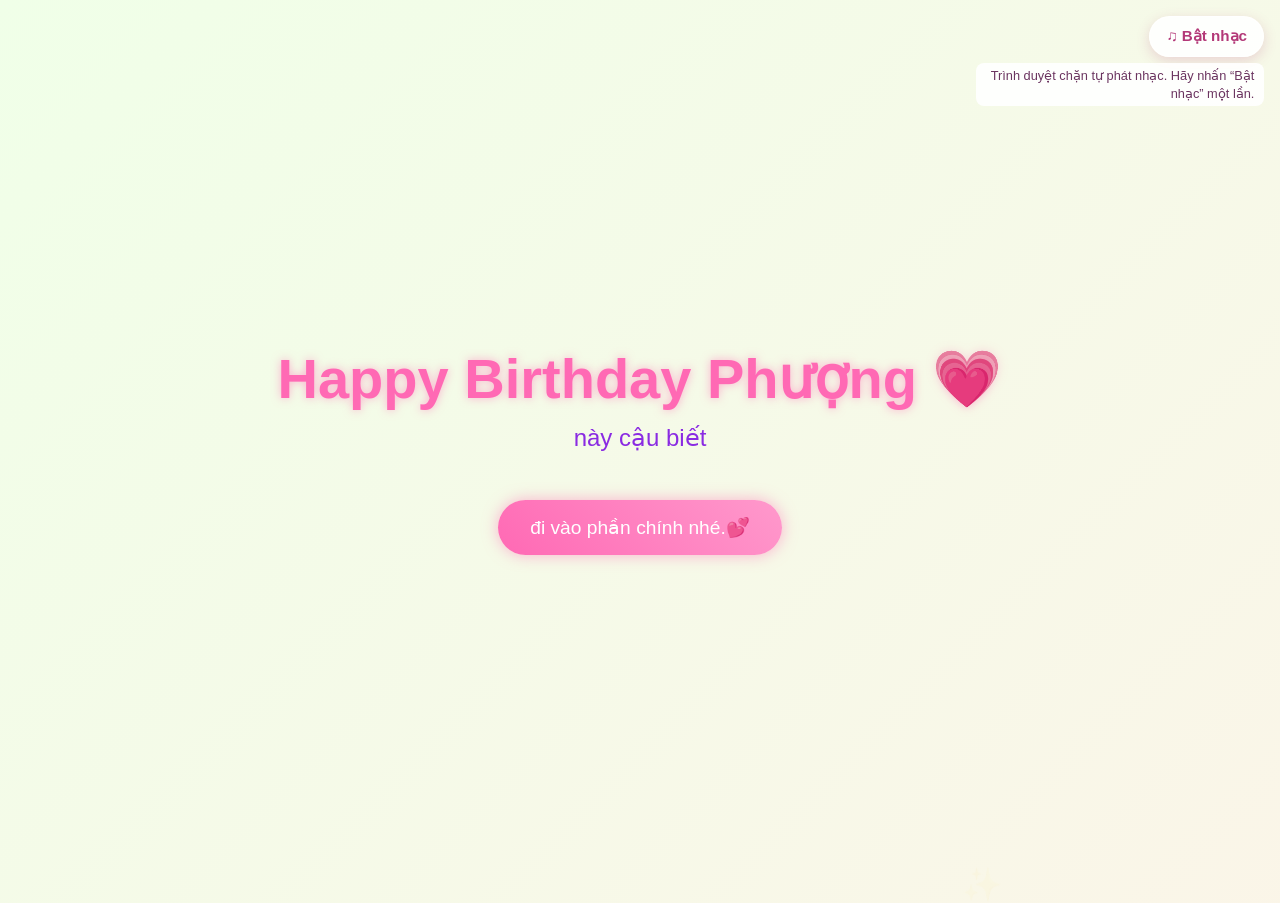
<file: index.html>
<!DOCTYPE html>
<html lang="vi">
<head>
    <meta charset="UTF-8">
    <meta name="viewport" content="width=device-width, initial-scale=1.0">
    <title>Happy Birthday</title>
    <script src="https://cdnjs.cloudflare.com/ajax/libs/gsap/3.12.2/gsap.min.js"></script>
    <link rel="stylesheet" href="style.css">
    <link rel="stylesheet" href="music.css">
    <link rel="stylesheet" href="floating-hearts.css">
    
</head>
<body>
    <audio id="background-music" src="./inlove.mp3" preload="metadata"></audio>
    <div class="music-controls">
        <button class="music-toggle" type="button" aria-pressed="false">♫ Bật nhạc</button>
        <span class="music-status" aria-live="polite"></span>
    </div>
    <iframe id="story-frame" class="story-frame" title="Birthday story" hidden></iframe>
    <div class="container">
        <h1>Happy Birthday Phượng 💗</h1>
        <div class="greeting"></div>
        <button class="cta-button">đi vào phần chính nhé.💕</button>
    </div>

    <script src="music.js"></script>
    <script src="floating-hearts.js"></script>
    <script src="script.js">
        
    </script>
</body>
</html>
</file>
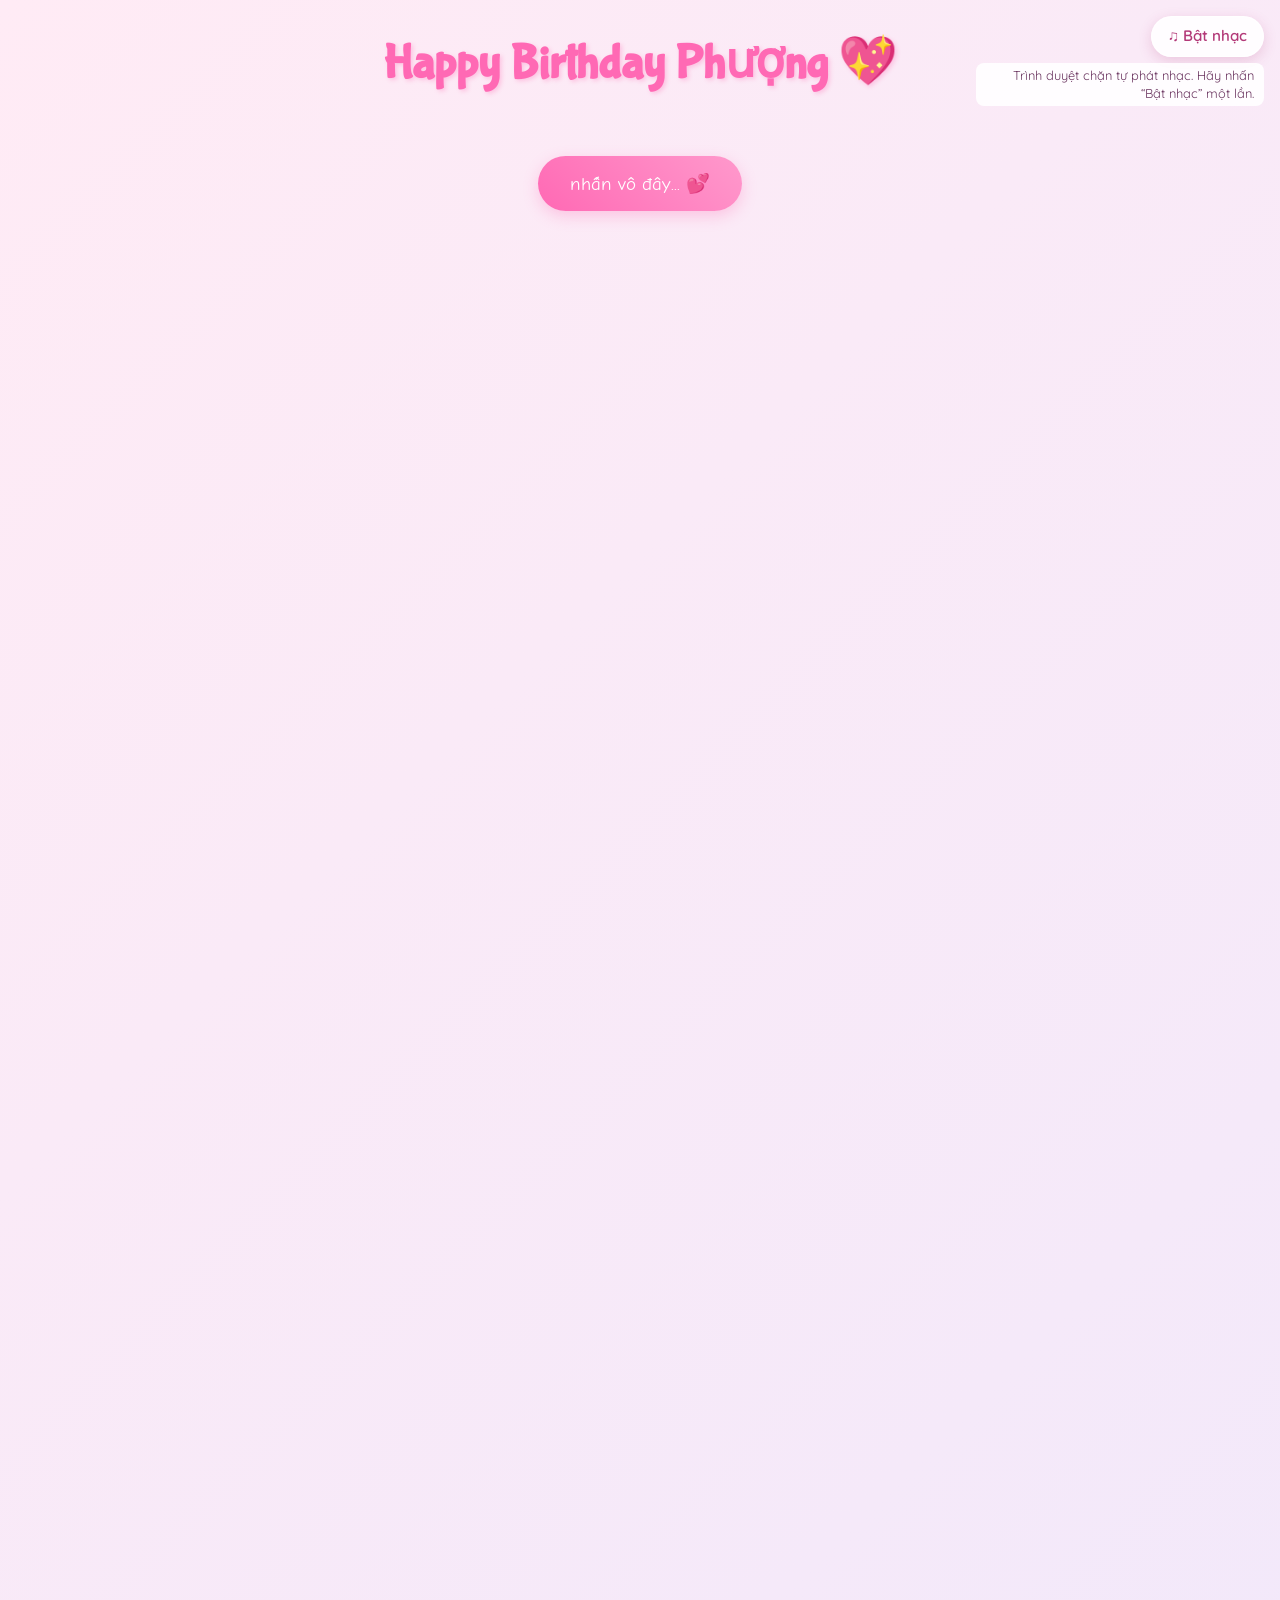
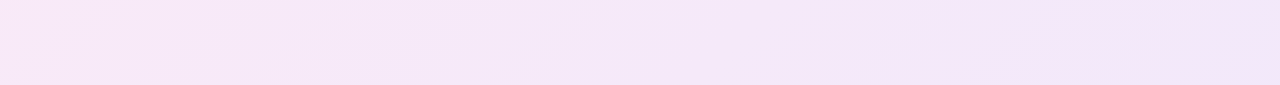
<file: cause.html>
<!DOCTYPE html>
<html lang="vi">
<head>
    <meta charset="UTF-8">
    <meta name="viewport" content="width=device-width, initial-scale=1.0">
    <title>tại sao tớ lại yêu cậu.💖</title>
    <script src="https://cdnjs.cloudflare.com/ajax/libs/gsap/3.12.2/gsap.min.js"></script>
    <link rel="stylesheet" href="./cause.css">
    <link rel="stylesheet" href="./music.css">
    <link rel="stylesheet" href="./floating-hearts.css">
    <style>
       
    </style>
</head>
<body>
    <audio id="background-music" src="./inlove.mp3" preload="none"></audio>
    <div class="music-controls">
        <button class="music-toggle" type="button" aria-pressed="false">♫ Bật nhạc</button>
        <span class="music-status" aria-live="polite"></span>
    </div>
    <div class="container">
        <h1>Happy Birthday Phượng 💖</h1>
        
        <div id="reasons-container"></div>
        
        <button class="shuffle-button">nhấn vô đây... 💕</button>
        <div class="reason-counter"></div>

        <div class="ending-section">
            <div class="teddy-hug">
                <img src="./d1.jpg" alt="Teddy Hug">
            </div>
            <div class="ending-text">You're the BESTEST ! 💖</div>
        </div>
    </div>

    <script src="music.js"></script>
    <script src="floating-hearts.js"></script>
    <script src="cause.js">
       
    </script>
</body>
</html>
</file>
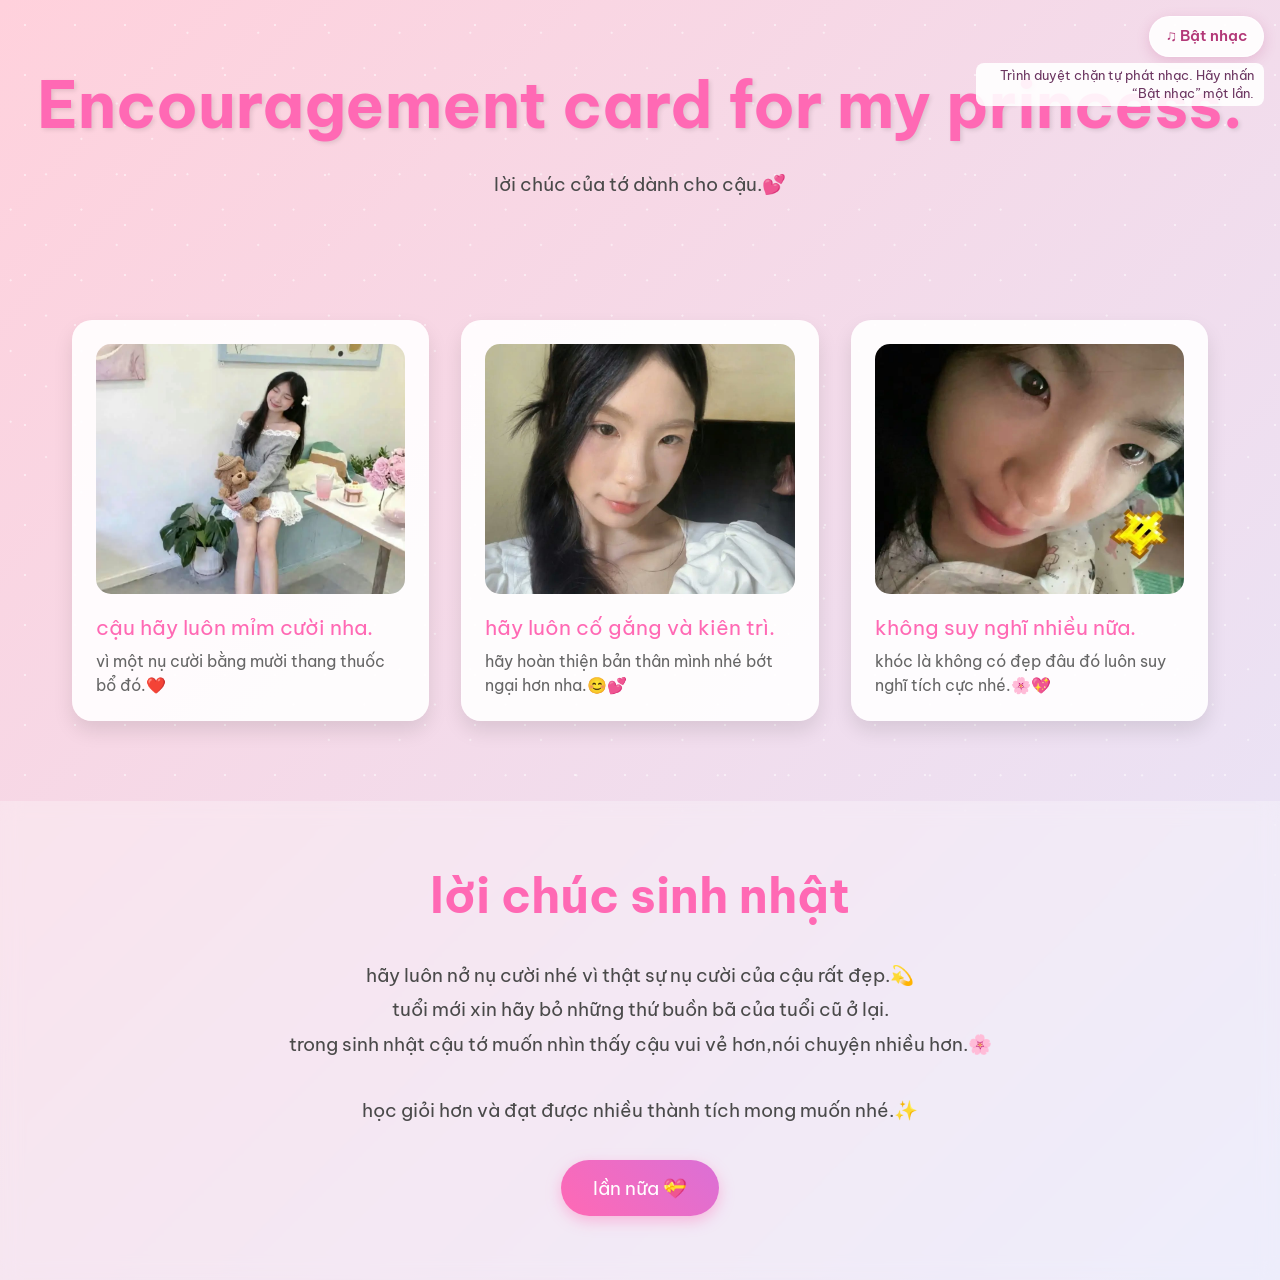
<file: last.html>
<!DOCTYPE html>
<html lang="vi">

<head>
    <meta charset="UTF-8">
    <meta name="viewport" content="width=device-width, initial-scale=1.0">
    <title>lời động viên và lời chúc của tớ.✨</title>
    <link rel="stylesheet" href="./music.css">
    <link rel="stylesheet" href="./floating-hearts.css">
    <style>
        @import url('https://fonts.googleapis.com/css2?family=Be+Vietnam+Pro:wght@300;400;500;600;700&display=swap');

        * {
            margin: 0;
            padding: 0;
            box-sizing: border-box;
        }

        body {
            min-height: 100vh;
            background: linear-gradient(135deg,
                    #ffd1dc 0%,
                    #e6e6fa 25%,
                    #ffefd5 50%,
                    #e6e6fa 75%,
                    #ffd1dc 100%);
            background-size: 400% 400%;
            animation: gradientFlow 15s ease infinite;
            font-family: 'Be Vietnam Pro', sans-serif;
            overflow-x: hidden;
            color: #4a4a4a;
        }

        @keyframes gradientFlow {
            0% {
                background-position: 0% 50%;
            }

            50% {
                background-position: 100% 50%;
            }

            100% {
                background-position: 0% 50%;
            }
        }

        /* Enhanced Sparkle Effect */
        .magic-sparkles {
            position: fixed;
            top: 0;
            left: 0;
            width: 100%;
            height: 100%;
            pointer-events: none;
            z-index: 1;
        }

        .sparkle {
            position: absolute;
            width: 6px;
            height: 6px;
            border-radius: 50%;
            background-color: white;
            animation: twinkle var(--duration, 4s) ease-in-out infinite;
            opacity: 0;
        }

        @keyframes twinkle {

            0%,
            100% {
                opacity: 0;
                transform: scale(0.5);
            }

            50% {
                opacity: 0.8;
                transform: scale(1);
            }
        }

        /* Generate 50 sparkles with different positions and animations */
        .magic-sparkles::before,
        .magic-sparkles::after {
            content: '';
            position: absolute;
            width: 100%;
            height: 100%;
            background-image: radial-gradient(circle, white 1px, transparent 1px);
            background-size: 50px 50px;
            animation: sparkleLayer 8s linear infinite;
            opacity: 0.5;
        }

        .magic-sparkles::after {
            animation-delay: -4s;
            transform: rotate(45deg);
        }

        @keyframes sparkleLayer {
            0% {
                transform: translateY(0);
            }

            100% {
                transform: translateY(-50px);
            }
        }

        /* Welcome Section */
        .welcome {
            text-align: center;
            padding: 4rem 2rem;
            position: relative;
            z-index: 3;
        }

        .welcome h1 {
            font-family: 'Be Vietnam Pro', sans-serif;
            font-size: 4rem;
            color: #ff69b4;
            text-shadow: 2px 2px 4px rgba(0, 0, 0, 0.1);
            animation: fadeInScale 2s ease;
        }

        .welcome p {
            font-size: 1.2rem;
            max-width: 600px;
            margin: 1.5rem auto;
            line-height: 1.6;
            animation: fadeIn 2s ease 0.5s both;
        }

        /* Enhanced Memory Cards */
        .memory-container {
            max-width: 1200px;
            margin: 0 auto;
            padding: 2rem;
            display: grid;
            grid-template-columns: repeat(auto-fit, minmax(300px, 1fr));
            gap: 2rem;
            z-index: 3;
            position: relative;
        }

        .memory-card {
            background: rgba(255, 255, 255, 0.9);
            border-radius: 20px;
            padding: 1.5rem;
            box-shadow: 0 10px 20px rgba(0, 0, 0, 0.1);
            transition: all 0.5s cubic-bezier(0.4, 0, 0.2, 1);
            position: relative;
            overflow: hidden;
        }

        .memory-card:hover {
            transform: translateY(-10px) scale(1.02);
            box-shadow: 0 15px 30px rgba(0, 0, 0, 0.15);
        }

        .memory-card::before {
            content: '';
            position: absolute;
            top: 0;
            left: 0;
            width: 100%;
            height: 100%;
            background: linear-gradient(45deg, transparent, rgba(255, 255, 255, 0.4), transparent);
            transform: translateX(-100%);
            transition: 0.5s;
        }

        .memory-card:hover::before {
            transform: translateX(100%);
        }

        .memory-img {
            width: 100%;
            height: 250px;
            object-fit: cover;
            border-radius: 15px;
            margin-bottom: 1rem;
            transition: transform 0.5s ease;
        }

        .memory-card:hover .memory-img {
            transform: scale(1.05);
        }

        .memory-date {
            font-family: 'Be Vietnam Pro', sans-serif;
            color: #ff69b4;
            font-size: 1.3rem;
            margin-bottom: 0.5rem;
        }

        .memory-caption {
            font-size: 1rem;
            line-height: 1.5;
            color: #666;
        }

        /* Final Message Section */
        .final-message {
            text-align: center;
            padding: 4rem 2rem;
            background: rgba(255, 255, 255, 0.3);
            backdrop-filter: blur(10px);
            margin-top: 3rem;
            position: relative;
            z-index: 3;
        }

        .final-message h2 {
            font-family: 'Be Vietnam Pro', sans-serif;
            font-size: 3rem;
            color: #ff69b4;
            margin-bottom: 2rem;
            animation: heartbeat 2s infinite;
        }

        @keyframes heartbeat {

            0%,
            100% {
                transform: scale(1);
            }

            50% {
                transform: scale(1.1);
            }
        }

        .final-message p {
            font-size: 1.2rem;
            max-width: 800px;
            margin: 0 auto 2rem;
            line-height: 1.8;
        }

        .goodbye-btn {
            display: inline-block;
            padding: 1rem 2rem;
            font-size: 1.2rem;
            background: linear-gradient(45deg, #ff69b4, #da70d6);
            color: white;
            border: none;
            border-radius: 50px;
            cursor: pointer;
            text-decoration: none;
            transition: all 0.3s ease;
            box-shadow: 0 5px 15px rgba(255, 105, 180, 0.4);
            animation: float 3s infinite ease-in-out;
        }

        .goodbye-btn:hover {
            transform: translateY(-5px);
            box-shadow: 0 8px 20px rgba(255, 105, 180, 0.6);
        }

        @keyframes float {

            0%,
            100% {
                transform: translateY(0);
            }

            50% {
                transform: translateY(-10px);
            }
        }

        /* Animations */
        @keyframes fadeInScale {
            0% {
                opacity: 0;
                transform: scale(0.8);
            }

            100% {
                opacity: 1;
                transform: scale(1);
            }
        }

        @keyframes fadeIn {
            0% {
                opacity: 0;
            }

            100% {
                opacity: 1;
            }
        }

        /* Generate Hearts */
        .js-generate-hearts {
            position: fixed;
            width: 100%;
            height: 100%;
            pointer-events: none;
            z-index: 2;
        }

        /* Custom Scrollbar */
        ::-webkit-scrollbar {
            width: 12px;
        }

        ::-webkit-scrollbar-track {
            background: rgba(255, 255, 255, 0.4);
        }

        ::-webkit-scrollbar-thumb {
            background: linear-gradient(45deg, #ff69b4, #da70d6);
            border-radius: 6px;
        }

        /* Responsive Design */
        @media (max-width: 768px) {
            .welcome h1 {
                font-size: 3rem;
            }

            .memory-container {
                grid-template-columns: 1fr;
            }

            .final-message h2 {
                font-size: 2.5rem;
            }
        }
    </style>
</head>

<body>
    <audio id="background-music" src="./inlove.mp3" preload="none"></audio>
    <div class="music-controls">
        <button class="music-toggle" type="button" aria-pressed="false">♫ Bật nhạc</button>
        <span class="music-status" aria-live="polite"></span>
    </div>
    <div class="magic-sparkles"></div>
    <section class="welcome">
        <h1>Encouragement card for my princess.</h1>
        <p>lời chúc của tớ dành cho cậu.💕</p>
    </section>

    <div class="memory-container">
        <div class="memory-card">
            <img src="./d1.jpg" alt="First Date" class="memory-img">
            <div class="memory-date">cậu hãy luôn mỉm cười nha.</div>
            <div class="memory-caption">vì một nụ cười bằng mười thang thuốc bổ đó.❤️</div>
        </div>
        <div class="memory-card">
            <img src="./d2.jpg" alt="Beach Day" class="memory-img">
            <div class="memory-date">hãy luôn cố gắng và kiên trì.</div>
            <div class="memory-caption">hãy hoàn thiện bản thân mình nhé bớt ngại hơn nha.😊💕</div>
        </div>
        <div class="memory-card">
            <img src="./d3.jpg" alt="Movie Night" class="memory-img">
            <div class="memory-date">không suy nghĩ nhiều nữa.</div>
            <div class="memory-caption">khóc là không có đẹp đâu đó luôn suy nghĩ tích cực nhé.🌸💖</div>
        </div>

    </div>

    <section class="final-message">
        <h2>lời chúc sinh nhật </h2>
        <p>hãy luôn nở nụ cười nhé vì thật sự nụ cười của cậu rất đẹp.💫<br>
            tuổi mới xin hãy bỏ những thứ buồn bã của tuổi cũ ở lại.<br>
           trong sinh nhật cậu tớ muốn nhìn thấy cậu vui vẻ hơn,nói chuyện nhiều hơn.🌸</p>
        <p>học giỏi hơn và đạt được nhiều thành tích mong muốn nhé.✨</p>
        <a href="#" class="goodbye-btn">lần nữa 💝</a>
    </section>
    <script src="./music.js"></script>
    <script src="./floating-hearts.js"></script>
</body>

</html>
</file>
<file: style.css>
* {
    margin: 0;
    padding: 0;
    box-sizing: border-box;
}

body {
    min-height: 100vh;
    display: flex;
    flex-direction: column;
    align-items: center;
    justify-content: center;
    background: linear-gradient(-45deg, #fee9f7, #e8f5fe, #fef2e8, #f0ffe8);
    background-size: 400% 400%;
    animation: gradientBG 15s ease infinite;
    font-family: 'Be Vietnam Pro', sans-serif;
    overflow: hidden;
    position: relative;
}

.container {
    text-align: center;
    z-index: 1;
}

.story-frame {
    position: fixed;
    inset: 0;
    z-index: 5;
    width: 100%;
    height: 100%;
    border: 0;
    background: transparent;
}

h1 {
    font-size: 3.5rem;
    color: #ff69b4;
    text-shadow: 0 0 10px rgba(255, 105, 180, 0.5);
    margin-bottom: 2rem;
    opacity: 0;
}

.greeting {
    font-size: 1.5rem;
    color: #8a2be2;
    margin-bottom: 3rem;
    min-height: 2em;
}

.cta-button {
    padding: 1rem 2rem;
    font-size: 1.2rem;
    background: linear-gradient(45deg, #ff69b4, #ff99cc);
    border: none;
    border-radius: 50px;
    color: white;
    cursor: pointer;
    box-shadow: 0 0 15px rgba(255, 105, 180, 0.5);
    transition: transform 0.3s, box-shadow 0.3s;
    opacity: 0;
}

.cta-button:hover {
    transform: scale(1.1);
    box-shadow: 0 0 25px rgba(255, 105, 180, 0.7);
}

.floating {
    position: absolute;
    pointer-events: none;
    opacity: 0;
}

@keyframes gradientBG {
    0% { background-position: 0% 50%; }
    50% { background-position: 100% 50%; }
    100% { background-position: 0% 50%; }
}

@media (max-width: 768px) {
    h1 { font-size: 2rem; }
    .greeting { font-size: 1.2rem; }
    .cta-button { font-size: 1rem; }
}
</file>
<file: music.css>
.music-controls {
    position: fixed;
    top: 1rem;
    right: 1rem;
    z-index: 10000;
    display: flex;
    flex-direction: column;
    align-items: flex-end;
    gap: 0.35rem;
}

body.embedded-page .music-controls {
    display: none;
}

.music-toggle {
    border: 1px solid rgba(255, 255, 255, 0.8);
    border-radius: 999px;
    padding: 0.65rem 1rem;
    background: rgba(255, 255, 255, 0.9);
    color: #b33978;
    box-shadow: 0 4px 14px rgba(179, 57, 120, 0.2);
    font: 600 0.95rem/1.2 'Be Vietnam Pro', 'Quicksand', sans-serif;
    cursor: pointer;
}

.music-toggle:hover {
    background: #fff;
    transform: translateY(-1px);
}

.music-toggle:focus-visible {
    outline: 3px solid #8a2be2;
    outline-offset: 3px;
}

.music-status {
    max-width: min(18rem, calc(100vw - 2rem));
    padding: 0.25rem 0.6rem;
    border-radius: 0.5rem;
    background: rgba(255, 255, 255, 0.9);
    color: #6b3560;
    font: 0.8rem/1.4 'Be Vietnam Pro', 'Quicksand', sans-serif;
    text-align: right;
}

.music-status:empty {
    display: none;
}

@media (max-width: 480px) {
    .music-controls {
        top: 0.65rem;
        right: 0.65rem;
    }

    .music-toggle {
        padding: 0.55rem 0.8rem;
        font-size: 0.85rem;
    }
}
</file>
<file: floating-hearts.css>
.floating-hearts {
    position: fixed;
    inset: 0;
    overflow: hidden;
    pointer-events: none;
    z-index: 0;
}

.floating-heart {
    position: absolute;
    left: var(--left);
    bottom: -3rem;
    font-size: var(--heart-size);
    opacity: 0;
    animation: float-heart var(--float-duration) ease-in-out var(--delay) infinite;
    will-change: transform, opacity;
}

@keyframes float-heart {
    0% {
        transform: translate3d(0, 0, 0) rotate(0deg);
        opacity: 0;
    }

    12%,
    85% {
        opacity: 0.72;
    }

    100% {
        transform: translate3d(var(--drift), -110vh, 0) rotate(360deg);
        opacity: 0;
    }
}

@media (prefers-reduced-motion: reduce) {
    .floating-heart {
        animation: none;
        opacity: 0.55;
        bottom: 12%;
    }
}
</file>
<file: cause.css>
@import url('https://fonts.googleapis.com/css2?family=Bubblegum+Sans&family=Comic+Neue:wght@700&family=Quicksand:wght@500&display=swap');

* {
    margin: 0;
    padding: 0;
    box-sizing: border-box;
}

body {
    min-height: 100vh;
    background: linear-gradient(-45deg, #ffe6e6, #e6e6ff, #ffebf5);
    background-size: 400% 400%;
    animation: gradientBG 15s ease infinite;
    font-family: 'Quicksand', sans-serif;
    overflow-x: hidden;
    padding: 2rem;
}

.container {
    max-width: 1200px;
    margin: 0 auto;
    text-align: center;
    position: relative;
    z-index: 1;
}

h1 {
    font-family: 'Bubblegum Sans', cursive;
    font-size: 3rem;
    color: #ff69b4;
    text-shadow: 2px 2px 4px rgba(255, 105, 180, 0.3);
    margin-bottom: 2rem;
    animation: bounce 1s ease infinite;
}

.reason-card {
    background: rgba(255, 255, 255, 0.9);
    border-radius: 20px;
    padding: 2rem;
    margin: 1.5rem;
    box-shadow: 0 5px 15px rgba(0, 0, 0, 0.1);
    transition: transform 0.3s, box-shadow 0.3s;
    cursor: pointer;
    position: relative;
    overflow: hidden;
}

.reason-card:hover {
    transform: translateY(-5px);
    box-shadow: 0 8px 25px rgba(255, 105, 180, 0.2);
}

.reason-text {
    font-size: 1.2rem;
    margin-bottom: 1rem;
    position: relative;
    z-index: 2;
}

.gif-overlay {
    position: absolute;
    top: 0;
    left: 0;
    width: 100%;
    height: 100%;
    background: rgba(255, 255, 255, 0.95);
    display: flex;
    align-items: center;
    justify-content: center;
    opacity: 0;
    transition: opacity 0.3s;
    z-index: 1;
}

.reason-card:hover .gif-overlay {
    opacity: 1;
}

.shuffle-button {
    background: linear-gradient(45deg, #ff69b4, #ff99cc);
    border: none;
    border-radius: 50px;
    padding: 1rem 2rem;
    font-size: 1.2rem;
    color: white;
    margin: 2rem 0;
    cursor: pointer;
    transition: transform 0.3s;
    font-family: 'Comic Neue', cursive;
    box-shadow: 0 5px 15px rgba(255, 105, 180, 0.3);
}

.shuffle-button:hover {
    transform: scale(1.1);
}

.floating {
    position: fixed;
    pointer-events: none;
    animation: float 3s ease-in-out infinite;
}

.ending-section {
    margin-top: 4rem;
    padding: 2rem;
    text-align: center;
}

.ending-text {
    font-family: 'Bubblegum Sans', cursive;
    font-size: 2rem;
    color: #ff69b4;
    margin-bottom: 2rem;
    opacity: 0;
    transform: translateY(20px);
}

.teddy-hug {
    width: 200px;
    margin: 0 auto;
    transform: scale(0);
}

@keyframes gradientBG {
    0% { background-position: 0% 50%; }
    50% { background-position: 100% 50%; }
    100% { background-position: 0% 50%; }
}

@keyframes float {
    0%, 100% { transform: translateY(0); }
    50% { transform: translateY(-20px); }
}

@keyframes bounce {
    0%, 100% { transform: translateY(0); }
    50% { transform: translateY(-10px); }
}

@media (max-width: 768px) {
    h1 { font-size: 2rem; }
    .reason-card { margin: 1rem; }
    .reason-text { font-size: 1rem; }
}
.shuffle-button {
    background: linear-gradient(45deg, #ff69b4, #ff99cc);
    border: none;
    border-radius: 50px;
    padding: 1rem 2rem;
    font-size: 1.2rem;
    color: white;
    margin: 2rem 0;
    cursor: pointer;
    transition: all 0.3s;
    font-family: 'Comic Neue', cursive;
    box-shadow: 0 5px 15px rgba(255, 105, 180, 0.3);
}

.shuffle-button.story-mode {
    background: linear-gradient(45deg, #9b6dff, #ff6dc7);
    transform: scale(1.1);
}

.shuffle-button:hover {
    transform: scale(1.1);
}

.shuffle-button.story-mode:hover {
    transform: scale(1.2);
}

.reason-counter {
    font-size: 0.9rem;
    color: #ff69b4;
    margin-top: 1rem;
    opacity: 0.7;
}
</file>
